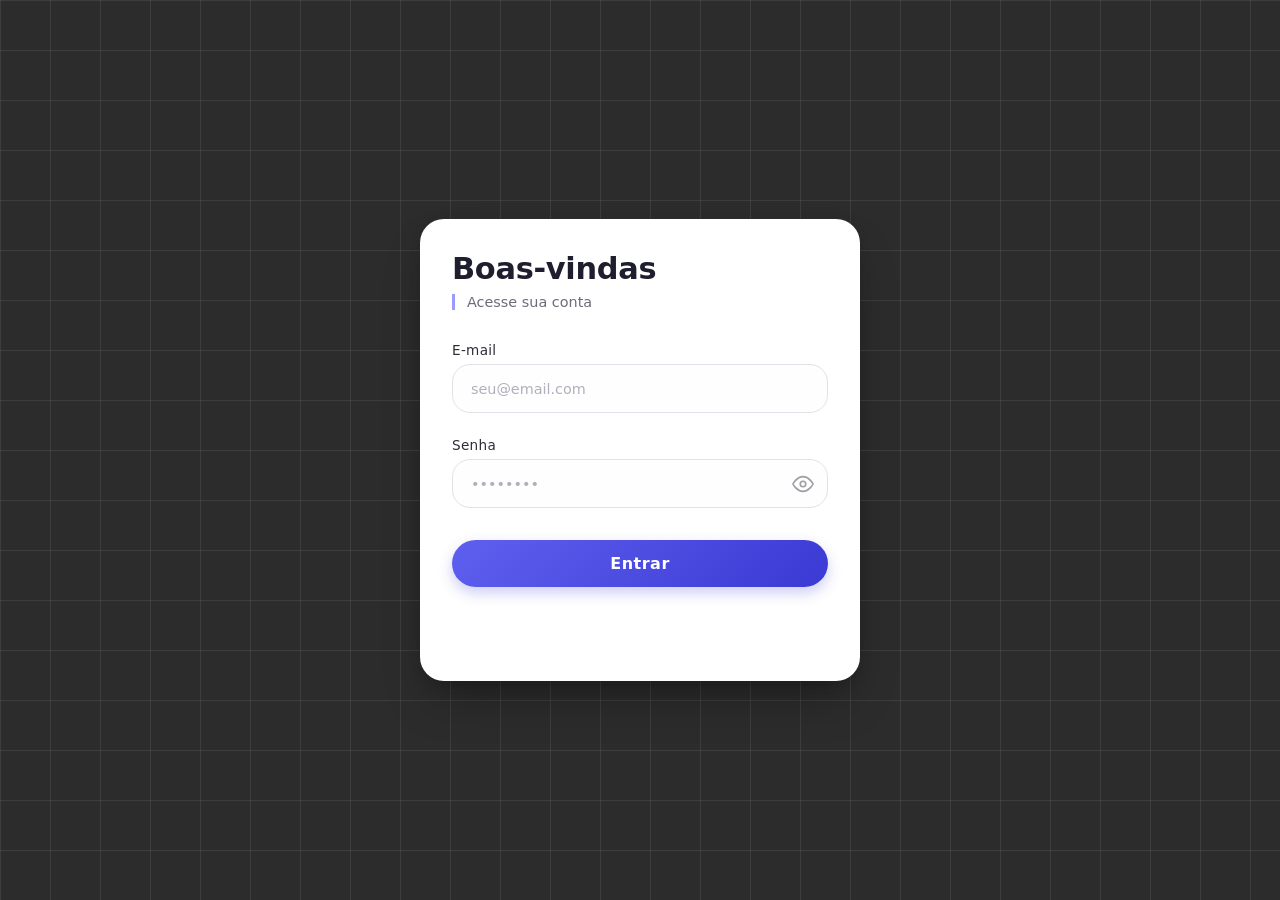
<file: static/login.html>
<!DOCTYPE html>
<html lang="pt-br">

<head>
    <meta charset="UTF-8">
    <meta name="viewport" content="width=device-width, initial-scale=1.0">
    <title> Login </title>
    <link rel="stylesheet" href="styles/common.css">
    <link rel="stylesheet" href="styles/login.css">
</head>

<body>
    <div class="login-card">
        <div class="login-title">Boas-vindas</div>
        <div class="login-sub">Acesse sua conta</div>

        <form id="loginForm">
            <div class="input-group">
                <label for="email">E-mail</label>
                <input type="email" id="email" name="email" placeholder="seu@email.com" autocomplete="email">
            </div>

            <div class="input-group">
                <label for="senha">Senha</label>
                <div class="password-wrapper">
                    <input type="password" id="senha" name="senha" placeholder="••••••••"
                        autocomplete="current-password">
                    <button type="button" class="toggle-password" id="toggleSenha" aria-label="Mostrar senha">
                        <svg viewBox="0 0 24 24" stroke-linecap="round" stroke-linejoin="round">
                            <path d="M1 12s4-8 11-8 11 8 11 8-4 8-11 8-11-8-11-8z" />
                            <circle cx="12" cy="12" r="3" />
                        </svg>
                    </button>
                </div>
            </div>

            <button type="button" class="login-btn" id="btn">Entrar</button>
            <div id="message" class="message"></div>
        </form>
    </div>

    <script src="scripts/login.js"></script>
</body>

</html>
</file>
<file: static/styles/common.css>
/* ============================================================
   common.css — Estilos compartilhados entre todas as páginas
   ============================================================ */

/* Variáveis de design */
:root {
    --color-primary:       #5f5fef;
    --color-primary-dark:  #3a3ad4;
    --color-primary-darker:#2b2bb5;
    --color-bg:            #2c2c2c;
    --color-grid-line:     rgba(255, 255, 255, 0.08);
    --color-text-main:     #1e1e2f;
    --color-text-muted:    #6c6c7a;
    --color-border:        #e2e2e8;
    --font-family: 'Segoe UI', system-ui, -apple-system, 'Roboto', 'Helvetica Neue', sans-serif;
    --radius-card:  24px;
    --radius-input: 18px;
    --radius-btn:   40px;
}

/* Reset */
* {
    margin: 0;
    padding: 0;
    box-sizing: border-box;
}

/* Body base com fundo escuro e grid */
body {
    min-height: 100vh;
    background-color: var(--color-bg);
    background-image:
        linear-gradient(to right, var(--color-grid-line) 1px, transparent 1px),
        linear-gradient(to bottom, var(--color-grid-line) 1px, transparent 1px);
    background-size: 50px 50px;
    font-family: var(--font-family);
    color: var(--color-text-main);
}

/* ============================================================
   COMPONENTES REUTILIZÁVEIS
   ============================================================ */

/* HEADERS */
.module-header {
    display: flex;
    justify-content: space-between;
    align-items: center;
    margin-bottom: 1.5rem;
}

.module-title {
    font-size: 1.8rem;
    color: var(--color-text-main);
    font-weight: 600;
}

/* BUTTONS */
.module-btn,
.module-header button {
    background: var(--color-primary);
    border: none;
    color: white;
    padding: 10px 18px;
    border-radius: var(--radius-btn);
    font-weight: 600;
    font-size: 0.9rem;
    cursor: pointer;
    transition: all 0.2s ease;
    font-family: inherit;
}

.module-btn:hover,
.module-header button:hover {
    background: var(--color-primary-dark);
}

.module-btn:active,
.module-header button:active {
    background: var(--color-primary-darker);
}

.module-btn:disabled,
.module-header button:disabled {
    opacity: 0.6;
    cursor: not-allowed;
}

/* MODALS */
.modal-overlay {
    position: fixed;
    inset: 0;
    background: rgba(0, 0, 0, 0.45);
    display: flex;
    justify-content: center;
    align-items: center;
    z-index: 999;
}

.modal-overlay.hidden {
    display: none;
}

.modal-card {
    width: 460px;
    max-width: 90%;
    background: #ffffff;
    border-radius: var(--radius-card);
    border: 1px solid #ececf5;
    padding: 1.4rem;
    display: flex;
    flex-direction: column;
    gap: 0.9rem;
    transform: scale(0.96);
    opacity: 0;
    transition: all 0.18s ease;
}

.modal-overlay:not(.hidden) .modal-card {
    transform: scale(1);
    opacity: 1;
}

.modal-card h3 {
    font-size: 1.4rem;
    color: var(--color-text-main);
    margin-bottom: 0.5rem;
}

.modal-actions {
    display: flex;
    justify-content: flex-end;
    gap: 10px;
    margin-top: 0.5rem;
}

.modal-cancel,
.modal-submit {
    border: none;
    font-weight: 600;
    cursor: pointer;
    padding: 8px 16px;
    border-radius: var(--radius-btn);
    font-family: inherit;
    transition: all 0.2s ease;
}

.modal-cancel {
    background: transparent;
    color: var(--color-text-muted);
}

.modal-cancel:hover {
    color: var(--color-text-main);
}

.modal-submit {
    background: var(--color-primary);
    color: white;
}

.modal-submit:hover {
    background: var(--color-primary-dark);
}

.modal-submit:active {
    background: var(--color-primary-darker);
}

.modal-submit:disabled {
    opacity: 0.6;
    cursor: not-allowed;
}

/* INPUTS */
.modal-card input,
.modal-card textarea {
    width: 100%;
    padding: 10px 12px;
    border-radius: 10px;
    border: 1px solid #ececf5;
    font-size: 0.9rem;
    outline: none;
    font-family: inherit;
    resize: none;
    transition: border-color 0.2s ease;
}

.modal-card input:focus,
.modal-card textarea:focus {
    border-color: var(--color-primary);
}

.modal-card textarea {
    min-height: 120px;
}

/* MENSAGENS */
.message {
    margin-top: 1rem;
    padding: 10px 16px;
    border-radius: var(--radius-btn);
    font-size: 0.85rem;
    text-align: center;
    font-weight: 500;
    min-height: 38px;
    display: flex;
    align-items: center;
    justify-content: center;
    transition: opacity 0.3s ease;
}

.message.error {
    background: #ffe6e6;
    color: #c7362b;
}

.message.success {
    background: #e6ffed;
    color: #2c6e3c;
}

.message.info {
    background: #e6f3ff;
    color: #1f5a96;
}

/* PAGINAÇÃO */
.pagination {
    display: flex;
    justify-content: center;
    align-items: center;
    gap: 12px;
    margin-top: 1.5rem;
}

.page-btn {
    width: 32px;
    height: 32px;
    display: flex;
    align-items: center;
    justify-content: center;
    border: none;
    background: #f1f2f6;
    border-radius: 50%;
    cursor: pointer;
    font-size: 0.9rem;
    transition: all 0.2s ease;
}

.page-btn:hover:not(:disabled) {
    background: var(--color-primary);
    color: white;
}

.page-btn:disabled {
    opacity: 0.4;
    cursor: default;
    pointer-events: none;
}

.page-number {
    font-weight: 600;
    color: var(--color-text-main);
    min-width: 20px;
    text-align: center;
    font-size: 0.85rem;
}
</file>
<file: static/styles/login.css>
/* ============================================================
   login.css — Estilos exclusivos da página de login
   ============================================================ */

body {
    display: flex;
    align-items: center;
    justify-content: center;
    padding: 1rem;
}

.login-card {
    background: white;
    border-radius: var(--radius-card);
    box-shadow: 0 25px 45px -12px rgba(0, 0, 0, 0.35), 0 4px 12px rgba(0, 0, 0, 0.1);
    padding: 2rem 2rem 2.5rem 2rem;
    width: 100%;
    max-width: 440px;
    transition: transform 0.2s ease, box-shadow 0.2s ease;
}

.login-card:hover {
    box-shadow: 0 30px 50px -15px rgba(0, 0, 0, 0.4);
}

.login-title {
    font-size: 1.9rem;
    font-weight: 600;
    color: var(--color-text-main);
    margin-bottom: 0.5rem;
    letter-spacing: -0.3px;
}

.login-sub {
    color: var(--color-text-muted);
    margin-bottom: 2rem;
    font-size: 0.9rem;
    border-left: 3px solid #9b9bff;
    padding-left: 12px;
}

/* Grupos de input */
.input-group {
    margin-bottom: 1.5rem;
    display: flex;
    flex-direction: column;
}

.input-group label {
    font-size: 0.85rem;
    font-weight: 500;
    color: #2d2d3a;
    margin-bottom: 6px;
    letter-spacing: 0.3px;
}

.password-wrapper {
    position: relative;
    display: flex;
    align-items: center;
}

.input-group input {
    width: 100%;
    padding: 14px 18px;
    font-size: 1rem;
    border: 1.5px solid var(--color-border);
    border-radius: var(--radius-input);
    background-color: #fefefe;
    transition: all 0.25s ease;
    outline: none;
    font-family: inherit;
    color: #14141c;
}

.password-wrapper input {
    padding-right: 48px;
}

.input-group input:focus {
    border-color: #7c7cff;
    box-shadow: 0 0 0 4px rgba(124, 124, 255, 0.15);
    background-color: #ffffff;
}

.input-group input::placeholder {
    color: #b0b0bc;
    font-weight: 400;
    font-size: 0.9rem;
}

/* Botão mostrar/ocultar senha */
.toggle-password {
    position: absolute;
    right: 14px;
    background: none;
    border: none;
    cursor: pointer;
    padding: 0;
    display: flex;
    align-items: center;
    justify-content: center;
    transition: opacity 0.2s;
    opacity: 0.6;
}

.toggle-password:hover {
    opacity: 1;
}

.toggle-password svg {
    width: 22px;
    height: 22px;
    stroke: #5f5f6e;
    stroke-width: 1.8;
    fill: none;
    transition: stroke 0.2s;
}

.toggle-password:hover svg {
    stroke: var(--color-primary-dark);
}

/* Botão de login */
.login-btn {
    width: 100%;
    background: linear-gradient(135deg, var(--color-primary), var(--color-primary-dark));
    border: none;
    padding: 14px 20px;
    border-radius: var(--radius-btn);
    font-size: 1rem;
    font-weight: 600;
    color: white;
    cursor: pointer;
    transition: all 0.25s ease;
    margin-top: 0.5rem;
    box-shadow: 0 6px 14px rgba(58, 58, 212, 0.25);
    font-family: inherit;
    letter-spacing: 0.5px;
}

.login-btn:hover {
    background: linear-gradient(135deg, #4a4ae0, var(--color-primary-darker));
    box-shadow: 0 10px 20px rgba(58, 58, 212, 0.35);
}

.login-btn:active {
    transform: scale(0.98);
}

/* Mensagens de feedback */
.message {
    margin-top: 1rem;
    padding: 10px 16px;
    border-radius: var(--radius-btn);
    font-size: 0.85rem;
    text-align: center;
    font-weight: 500;
    transition: all 0.2s ease;
}

.message.error {
    background-color: #ffe6e6;
    color: #c7362b;
    border-left: 4px solid #c7362b;
}

.message.success {
    background-color: #e6ffed;
    color: #2c6e3c;
    border-left: 4px solid #2c6e3c;
}

/* Responsividade */
@media (max-width: 480px) {
    .login-card {
        padding: 1.8rem 1.5rem 2rem 1.5rem;
    }

    .login-title {
        font-size: 1.6rem;
    }

    .input-group input {
        padding: 12px 16px;
    }

    .password-wrapper input {
        padding-right: 44px;
    }

    .toggle-password svg {
        width: 20px;
        height: 20px;
    }
}

.toggle-password.active svg {
    stroke: var(--color-primary-darker);
}
</file>
